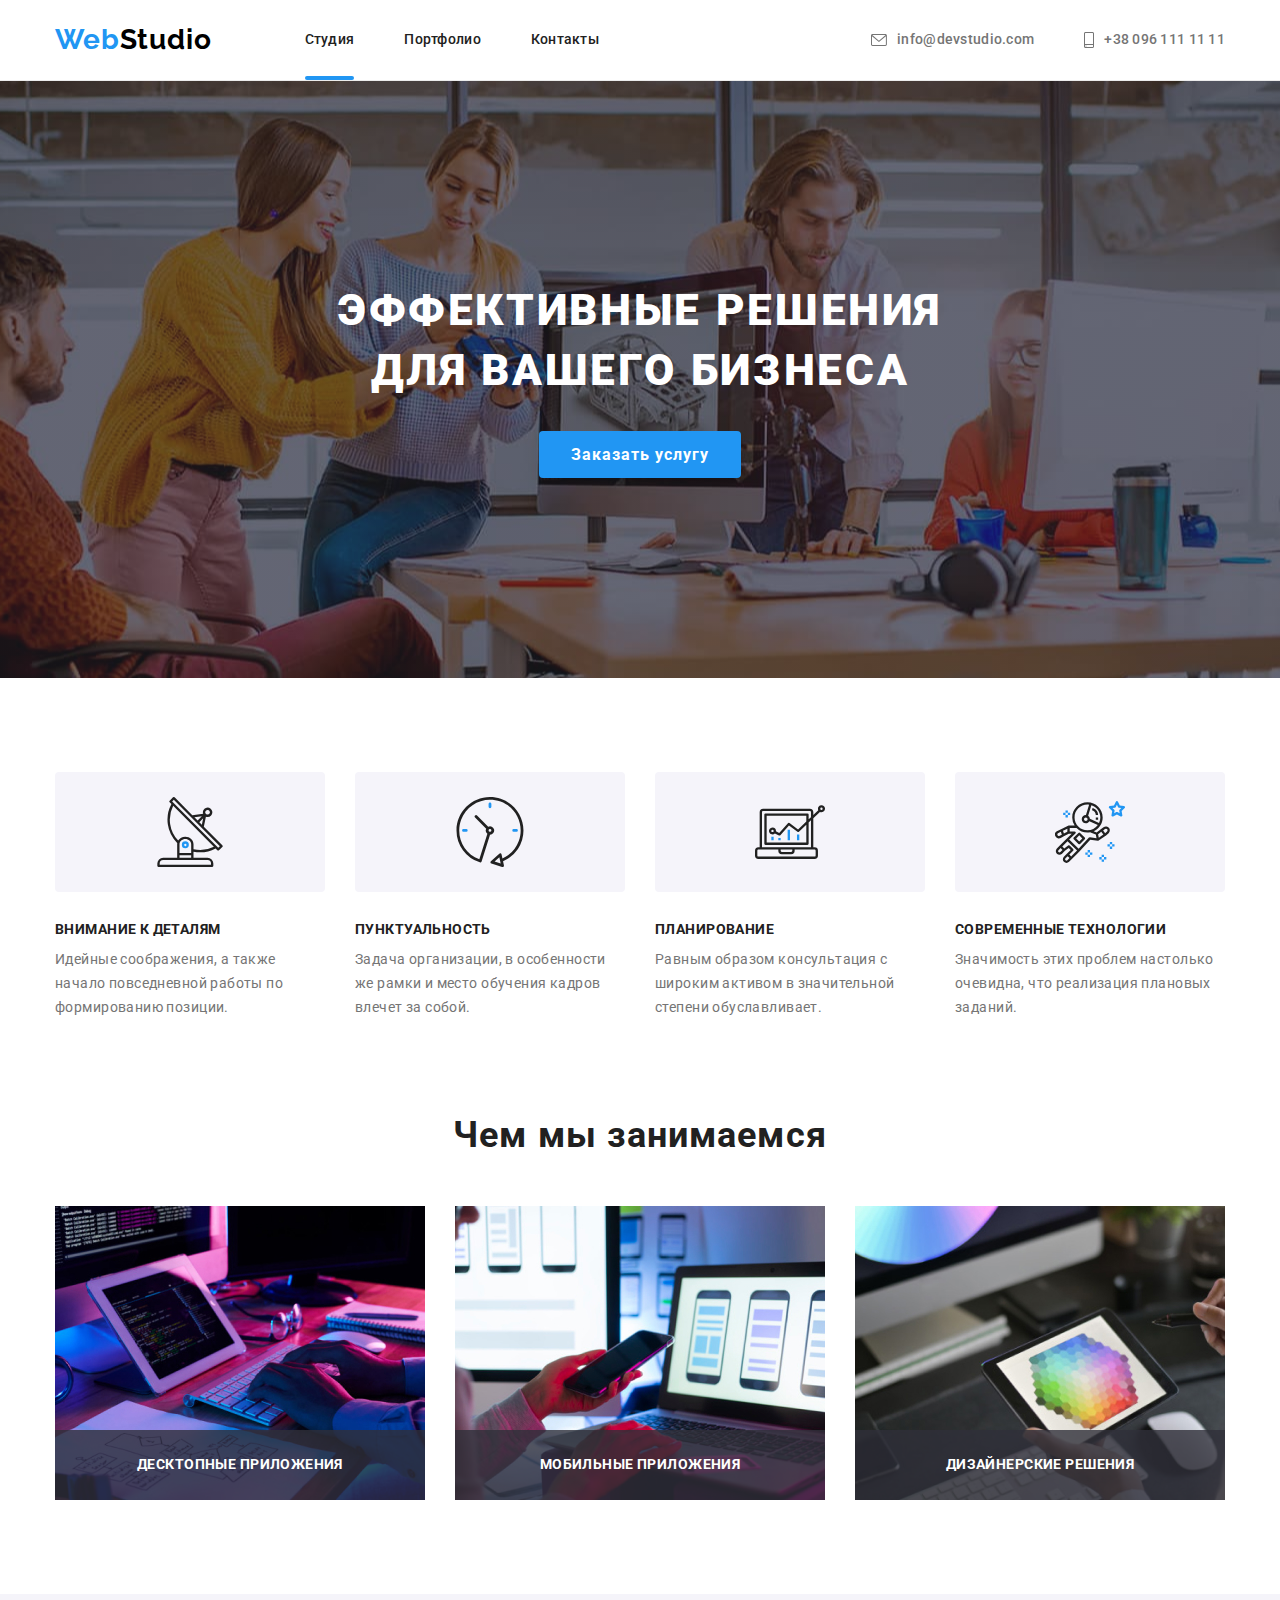
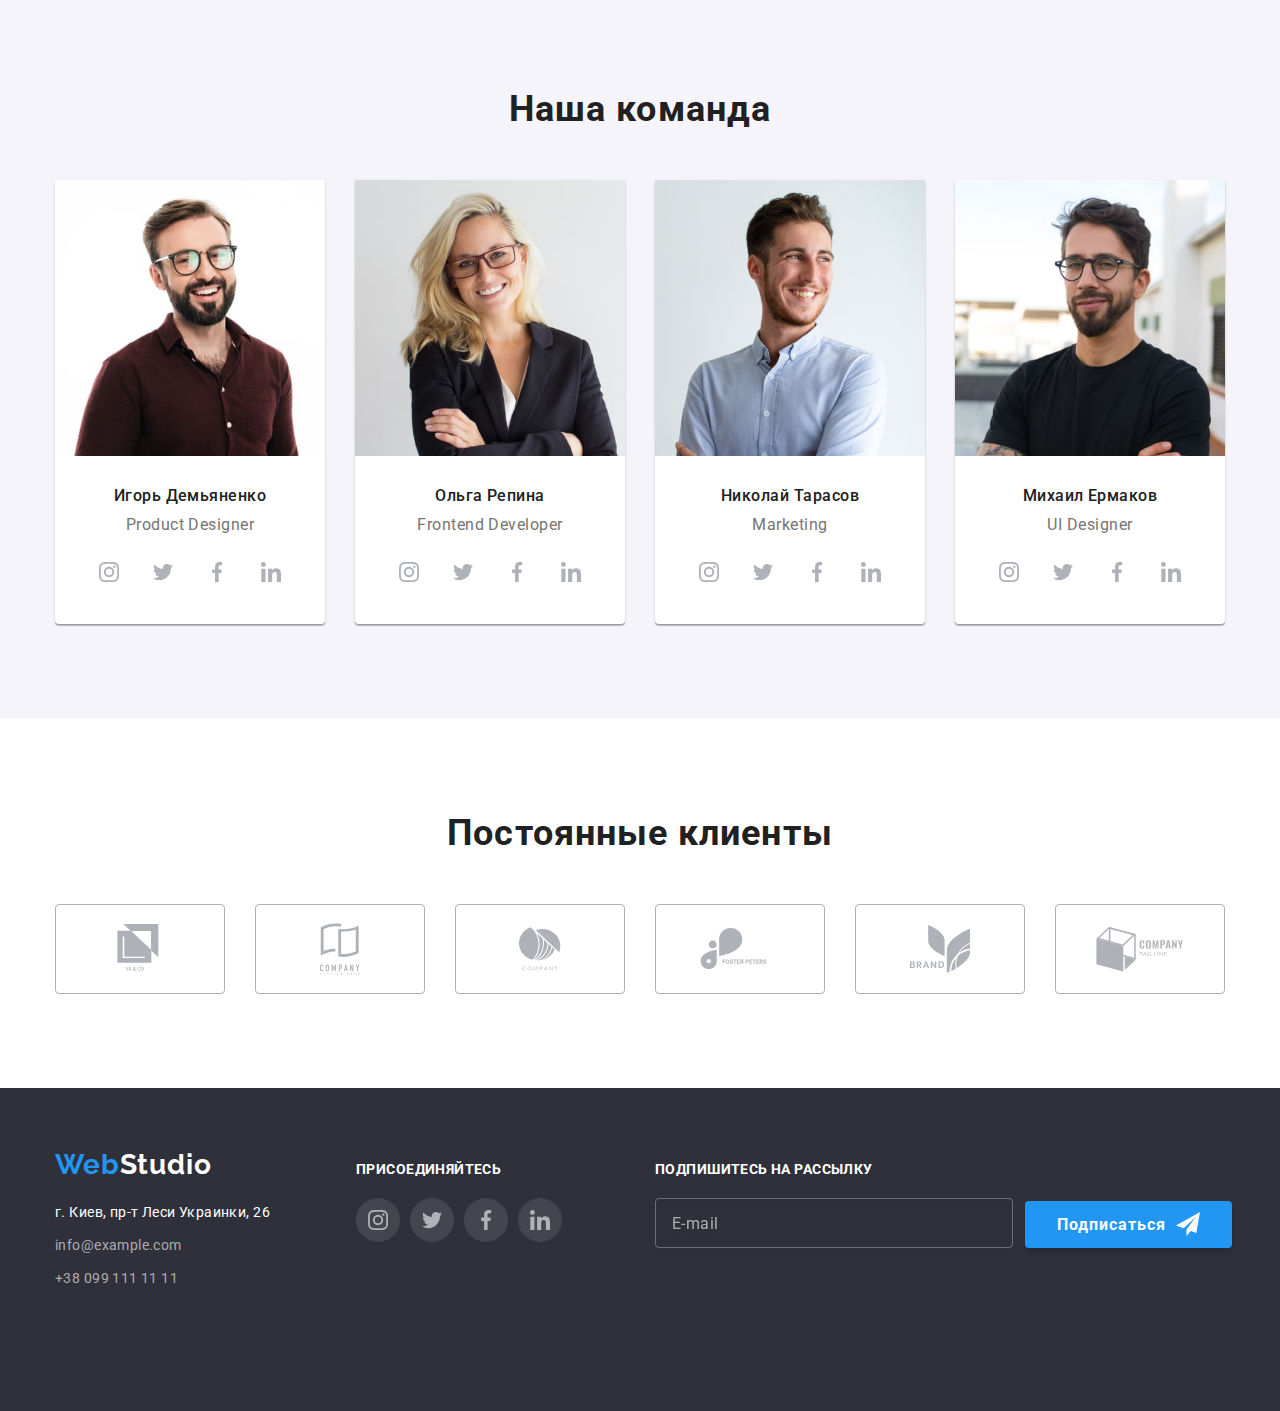
<file: index.html>
<!DOCTYPE html>
<html lang="ru" class="html">
  <head>
    <meta charset="UTF-8" />
    <meta name="viewport" content="width=device-width, initial-scale=1.0" />
    <meta http-equiv="X-UA-Compatible" content="IE=Edge" />
    <title>Webstudio</title>
    <link
      href="https://fonts.googleapis.com/css2?family=Raleway:wght@700&family=Roboto:wght@400;500;700;900&display=swap"
      rel="stylesheet"
    />
    <link rel="stylesheet" href="./css/main.min.css" />
  </head>
  <body>
    <header class="header">
      <div class="container">
        <a class="logo logo--dark" href="./index.html"
          ><span class="logo__web">Web</span>Studio</a
        >
        <button
          type="button"
          class="menu-button"
          data-menu-button
          aria-expanded="false"
          aria-label="Переключатель мобильного меню"
          aria-controls="menu-container"
        >
          <svg height="40px">
            <use
              class="icon-menu"
              href="./images/symbol-defs.svg#icon-menu_burger"
            ></use>
            <use
              class="icon-cross"
              href="./images/symbol-defs.svg#icon-close_nav"
            ></use>
          </svg>
        </button>
        <div class="menu-container" id="menu-container" data-menu>
          <nav class="nav">
            <ul class="list nav__list">
              <li class="nav__item">
                <a class="link nav__link current" href="./index.html">Студия</a>
              </li>
              <li class="nav__item">
                <a class="link nav__link" href="./portfolio.html">Портфолио</a>
              </li>
              <li class="nav__item">
                <a class="link nav__link" href="">Контакты</a>
              </li>
            </ul>
          </nav>
          <ul class="list contacts">
            <li class="contacts__item">
              <a
                class="link contacts__link flexbox"
                href="mailto:info@devstudio.com"
                ><svg class="contacts__icon" width="16px" height="12px">
                  <use href="./images/symbol-defs.svg#icon-envelope"></use></svg
                >info@devstudio.com</a
              >
            </li>
            <li class="contacts__item">
              <a class="link contacts__link flexbox" href="tel:+380961111111">
                <svg class="contacts__icon" width="10px" height="16px">
                  <use
                    href="./images/symbol-defs.svg#icon-smartphone"
                  ></use></svg
                >+38 096 111 11 11</a
              >
            </li>
          </ul>
        </div>
      </div>
    </header>
    <main>
      <section class="hero">
        <div class="hero__block flexbox">
          <h1 class="hero__title">Эффективные решения для вашего бизнеса</h1>
          <button data-open-modal class="btn" type="button">
            Заказать услугу
          </button>
        </div>
      </section>
      <section class="features">
        <h2 class="visually-hidden">Особенности</h2>
        <div class="container">
          <ul class="list features__list">
            <li class="features__item">
              <div class="features__icon-bcg flexbox">
                <svg class="features__icon">
                  <use href="./images/symbol-defs.svg#icon-antenna"></use>
                </svg>
              </div>
              <h3 class="features__title">Внимание к деталям</h3>
              <p class="features__text">
                Идейные соображения, а также начало повседневной работы по
                формированию позиции.
              </p>
            </li>
            <li class="features__item">
              <div class="features__icon-bcg flexbox">
                <svg class="features__icon">
                  <use href="./images/symbol-defs.svg#icon-clock"></use>
                </svg>
              </div>
              <h3 class="features__title">Пунктуальность</h3>
              <p class="features__text">
                Задача организации, в особенности же рамки и место обучения
                кадров влечет за собой.
              </p>
            </li>
            <li class="features__item">
              <div class="features__icon-bcg flexbox">
                <svg class="features__icon">
                  <use href="./images/symbol-defs.svg#icon-diagram"></use>
                </svg>
              </div>
              <h3 class="features__title">Планирование</h3>
              <p class="features__text">
                Равным образом консультация с широким активом в значительной
                степени обуславливает.
              </p>
            </li>
            <li class="features__item">
              <div class="features__icon-bcg flexbox">
                <svg class="features__icon">
                  <use href="./images/symbol-defs.svg#icon-astronaut"></use>
                </svg>
              </div>
              <h3 class="features__title">Современные технологии</h3>
              <p class="features__text">
                Значимость этих проблем настолько очевидна, что реализация
                плановых заданий.
              </p>
            </li>
          </ul>
        </div>
      </section>
      <section class="services">
        <div class="container">
          <h2 class="services__title">Чем мы занимаемся</h2>
          <ul class="list flexbox">
            <li class="services__item">
              <div class="services__thumb">
                <img
                  src="./images/what_we_do/desktop_application.jpg"
                  srcset="
                    ./images/what_we_do/desktop_application@2x.jpg 2x,
                    ./images/what_we_do/desktop_application@3x.jpg 3x
                  "
                  alt="Рабочее место программиста"
                  width="370"
                  height="294"
                />
                <h3 class="services__label">Десктопные приложения</h3>
              </div>
            </li>
            <li class="services__item">
              <div class="services__thumb">
                <img
                  src="./images/what_we_do/mobile_app.jpg"
                  srcset="
                    ./images/what_we_do/mobile_app@2x.jpg 2x,
                    ./images/what_we_do/mobile_app@3x.jpg 3x
                  "
                  alt="На ноутбуке изображены макеты адаптивной верстки"
                  width="370"
                  height="294"
                />
                <h3 class="services__label">Мобильные приложения</h3>
              </div>
            </li>
            <li class="services__item">
              <div class="services__thumb">
                <img
                  src="./images/what_we_do/design.jpg"
                  srcset="
                    ./images/what_we_do/design@2x.jpg 2x,
                    ./images/what_we_do/design@3x.jpg 3x
                  "
                  alt="Изображение цветовой гаммы на планшете"
                  width="370"
                  height="294"
                />
                <h3 class="services__label">Дизайнерские решения</h3>
              </div>
            </li>
          </ul>
        </div>
      </section>
      <section class="team">
        <div class="container">
          <h2 class="team__title">Наша команда</h2>
          <ul class="list team__list">
            <li class="team__item">
              <img
                src="./images/team/demyanenko.jpg"
                srcset="
                  ./images/team/demyanenko@2x.jpg 2x,
                  ./images/team/demyanenko@3x.jpg 3x
                "
                alt="Мужчина в бордовой рубашке"
                width="450"
              />
              <div class="team__content">
                <h3 class="team__name">Игорь Демьяненко</h3>
                <p class="team__position">Product Designer</p>
                <ul class="social-list list flexbox">
                  <li class="social-list__item">
                    <a
                      href=""
                      class="social-list__link flexbox"
                      target="_blank"
                      aria-label="Ссылка на инстаграм"
                    >
                      <svg class="social-list__icon">
                        <use
                          href="./images/symbol-defs.svg#icon-instagram"
                        ></use>
                      </svg>
                    </a>
                  </li>
                  <li class="social-list__item">
                    <a
                      href=""
                      class="social-list__link flexbox"
                      target="_blank"
                      aria-label="Ссылка на твиттер"
                    >
                      <svg class="social-list__icon">
                        <use href="./images/symbol-defs.svg#icon-twitter"></use>
                      </svg>
                    </a>
                  </li>
                  <li class="social-list__item">
                    <a
                      href=""
                      class="social-list__link flexbox"
                      target="_blank"
                      aria-label="Ссылка на фейсбук"
                    >
                      <svg class="social-list__icon">
                        <use
                          href="./images/symbol-defs.svg#icon-facebook"
                        ></use>
                      </svg>
                    </a>
                  </li>
                  <li class="social-list__item">
                    <a
                      href=""
                      class="social-list__link flexbox"
                      target="_blank"
                      aria-label="Ссылка на линкедин"
                    >
                      <svg class="social-list__icon">
                        <use
                          href="./images/symbol-defs.svg#icon-linkedin"
                        ></use>
                      </svg>
                    </a>
                  </li>
                </ul>
              </div>
            </li>
            <li class="team__item">
              <img
                src="./images/team/repina.jpg"
                srcset="
                  ./images/team/repina@2x.jpg 2x,
                  ./images/team/repina@3x.jpg 3x
                "
                alt="Светловолосая женщина в пиджаке"
                width="450"
              />
              <div class="team__content">
                <h3 class="team__name">Ольга Репина</h3>
                <p class="team__position">Frontend Developer</p>
                <ul class="social-list list flexbox">
                  <li class="social-list__item">
                    <a
                      href=""
                      class="social-list__link flexbox"
                      target="_blank"
                      aria-label="Ссылка на инстаграм"
                    >
                      <svg class="social-list__icon">
                        <use
                          href="./images/symbol-defs.svg#icon-instagram"
                        ></use>
                      </svg>
                    </a>
                  </li>
                  <li class="social-list__item">
                    <a
                      href=""
                      class="social-list__link flexbox"
                      target="_blank"
                      aria-label="Ссылка на твиттер"
                    >
                      <svg class="social-list__icon">
                        <use href="./images/symbol-defs.svg#icon-twitter"></use>
                      </svg>
                    </a>
                  </li>
                  <li class="social-list__item">
                    <a
                      href=""
                      class="social-list__link flexbox"
                      target="_blank"
                      aria-label="Ссылка на фейсбук"
                    >
                      <svg class="social-list__icon">
                        <use
                          href="./images/symbol-defs.svg#icon-facebook"
                        ></use>
                      </svg>
                    </a>
                  </li>
                  <li class="social-list__item">
                    <a
                      href=""
                      class="social-list__link flexbox"
                      target="_blank"
                      aria-label="Ссылка на линкедин"
                    >
                      <svg class="social-list__icon">
                        <use
                          href="./images/symbol-defs.svg#icon-linkedin"
                        ></use>
                      </svg>
                    </a>
                  </li>
                </ul>
              </div>
            </li>
            <li class="team__item">
              <img
                src="./images/team/tarasov.jpg"
                srcset="
                  ./images/team/tarasov@2x.jpg 2x,
                  ./images/team/tarasov@3x.jpg 3x
                "
                alt="Мужчина в светлой рубашке"
                width="450"
              />
              <div class="team__content">
                <h3 class="team__name">Николай Тарасов</h3>
                <p class="team__position">Marketing</p>
                <ul class="social-list list flexbox">
                  <li class="social-list__item">
                    <a
                      href=""
                      class="social-list__link flexbox"
                      target="_blank"
                      aria-label="Ссылка на инстаграм"
                    >
                      <svg class="social-list__icon">
                        <use
                          href="./images/symbol-defs.svg#icon-instagram"
                        ></use>
                      </svg>
                    </a>
                  </li>
                  <li class="social-list__item">
                    <a
                      href=""
                      class="social-list__link flexbox"
                      target="_blank"
                      aria-label="Ссылка на твиттер"
                    >
                      <svg class="social-list__icon">
                        <use href="./images/symbol-defs.svg#icon-twitter"></use>
                      </svg>
                    </a>
                  </li>
                  <li class="social-list__item">
                    <a
                      href=""
                      class="social-list__link flexbox"
                      target="_blank"
                      aria-label="Ссылка на фейсбук"
                    >
                      <svg class="social-list__icon">
                        <use
                          href="./images/symbol-defs.svg#icon-facebook"
                        ></use>
                      </svg>
                    </a>
                  </li>
                  <li class="social-list__item">
                    <a
                      href=""
                      class="social-list__link flexbox"
                      target="_blank"
                      aria-label="Ссылка на линкедин"
                    >
                      <svg class="social-list__icon">
                        <use
                          href="./images/symbol-defs.svg#icon-linkedin"
                        ></use>
                      </svg>
                    </a>
                  </li>
                </ul>
              </div>
            </li>
            <li class="team__item">
              <img
                src="./images/team/ermakov.jpg"
                alt="Мужчина в черной футболке"
                srcset="
                  ./images/team/ermakov.jpg    1x,
                  ./images/team/ermakov@2x.jpg 2x,
                  ./images/team/ermakov@3x.jpg 3x
                "
                width="450"
              />
              <div class="team__content">
                <h3 class="team__name">Михаил Ермаков</h3>
                <p class="team__position">UI Designer</p>
                <ul class="social-list list flexbox">
                  <li class="social-list__item">
                    <a
                      href=""
                      class="social-list__link flexbox"
                      target="_blank"
                      aria-label="Ссылка на инстаграм"
                    >
                      <svg class="social-list__icon">
                        <use
                          href="./images/symbol-defs.svg#icon-instagram"
                        ></use>
                      </svg>
                    </a>
                  </li>
                  <li class="social-list__item">
                    <a
                      href=""
                      class="social-list__link flexbox"
                      target="_blank"
                      aria-label="Ссылка на твиттер"
                    >
                      <svg class="social-list__icon">
                        <use href="./images/symbol-defs.svg#icon-twitter"></use>
                      </svg>
                    </a>
                  </li>
                  <li class="social-list__item">
                    <a
                      href=""
                      class="social-list__link flexbox"
                      target="_blank"
                      aria-label="Ссылка на фейсбук"
                    >
                      <svg class="social-list__icon">
                        <use
                          href="./images/symbol-defs.svg#icon-facebook"
                        ></use>
                      </svg>
                    </a>
                  </li>
                  <li class="social-list__item">
                    <a
                      href=""
                      class="social-list__link flexbox"
                      target="_blank"
                      aria-label="Ссылка на линкедин"
                    >
                      <svg class="social-list__icon">
                        <use
                          href="./images/symbol-defs.svg#icon-linkedin"
                        ></use>
                      </svg>
                    </a>
                  </li>
                </ul>
              </div>
            </li>
          </ul>
        </div>
      </section>
      <section class="clients">
        <div class="container">
          <h2 class="clients__title">Постоянные клиенты</h2>
          <ul class="list clients__list">
            <li class="clients__item">
              <a href="" class="clients__link flexbox" target="_blank">
                <svg class="clients__icon" width="46" height="50">
                  <use href="./images/symbol-defs.svg#icon-client-1"></use>
                </svg>
              </a>
            </li>
            <li class="clients__item">
              <a href="" class="clients__link flexbox" target="_blank">
                <svg class="clients__icon" width="40" height="52">
                  <use href="./images/symbol-defs.svg#icon-client-2"></use>
                </svg>
              </a>
            </li>
            <li class="clients__item">
              <a href="" class="clients__link flexbox" target="_blank">
                <svg class="clients__icon" width="42" height="44">
                  <use href="./images/symbol-defs.svg#icon-client-3"></use>
                </svg>
              </a>
            </li>
            <li class="clients__item">
              <a href="" class="clients__link flexbox" target="_blank">
                <svg class="clients__icon" width="80" height="42">
                  <use href="./images/symbol-defs.svg#icon-client-4"></use>
                </svg>
              </a>
            </li>
            <li class="clients__item">
              <a href="" class="clients__link flexbox" target="_blank">
                <svg class="clients__icon" width="60" height="48">
                  <use href="./images/symbol-defs.svg#icon-client-5"></use>
                </svg>
              </a>
            </li>
            <li class="clients__item">
              <a href="" class="clients__link flexbox" target="_blank">
                <svg class="clients__icon" width="88" height="45">
                  <use href="./images/symbol-defs.svg#icon-client-6"></use>
                </svg>
              </a>
            </li>
          </ul>
        </div>
      </section>
    </main>
    <footer class="footer">
      <div class="container">
        <div class="wrapper-address">
          <a class="logo logo--light" href="./index.html"
            ><span class="logo__web">Web</span>Studio</a
          >
          <address class="address">
            <p class="address__text address__item">
              г. Киев, пр-т Леси Украинки, 26
            </p>
            <a
              class="link address__contacts address__item"
              href="mailto:info@example.com"
              >info@example.com</a
            >
            <a
              class="link address__contacts address__item"
              href="tel:+380991111111"
              >+38 099 111 11 11</a
            >
          </address>
        </div>
        <div class="join">
          <b class="join__text">присоединяйтесь</b>
          <ul class="list flexbox social-list">
            <li class="social-list__item">
              <a
                href=""
                class="social-list__link social-list__link--dark flexbox"
                target="_blank"
                aria-label="Ccылка на инстаграм"
              >
                <svg class="social-list__icon">
                  <use href="./images/symbol-defs.svg#icon-instagram"></use>
                </svg>
              </a>
            </li>
            <li class="social-list__item">
              <a
                href=""
                class="social-list__link social-list__link--dark flexbox"
                target="_blank"
                aria-label="Ссылка на твиттер"
              >
                <svg class="social-list__icon">
                  <use href="./images/symbol-defs.svg#icon-twitter"></use>
                </svg>
              </a>
            </li>
            <li class="social-list__item">
              <a
                href=""
                class="social-list__link social-list__link--dark flexbox"
                target="_blank"
                aria-label="Ссылка на фейсбук"
              >
                <svg class="social-list__icon">
                  <use href="./images/symbol-defs.svg#icon-facebook"></use>
                </svg>
              </a>
            </li>
            <li class="social-list__item">
              <a
                href=""
                class="social-list__link social-list__link--dark flexbox"
                target="_blank"
                aria-label="Ссылка на линкедин"
              >
                <svg class="social-list__icon">
                  <use href="./images/symbol-defs.svg#icon-linkedin"></use>
                </svg>
              </a>
            </li>
          </ul>
        </div>

        <form class="mailing-form" id="footer-contacts">
          <div class="mailing-form__wrappar">
            <b class="mailing-form__title">Подпишитесь на рассылку</b>
            <input
              type="email"
              class="mailing-form__input"
              name="mailing"
              placeholder="E-mail"
            />
          </div>
          <button type="submit" class="btn">
            Подписаться
            <svg class="follow-icon" width="24" height="24">
              <use href="./images/symbol-defs.svg#icon-plane-send"></use>
            </svg>
          </button>
        </form>
      </div>
    </footer>
    <div class="backdrop is-hidden" data-backdrop>
      <div class="modal-w">
        <button
          class="close-modal"
          data-close-modal
          type="button"
          aria-label="Закрыть"
        >
          <svg class="close-icon" width="18" height="18">
            <use href="./images/symbol-defs.svg#icon-close-modal"></use>
          </svg>
        </button>
        <form class="modal-content flexbox" id="user-data-modal">
          <b class="modal-header">Оставьте свои данные, мы вам перезвоним</b>
          <label class="modal-label" for="name">Имя</label>
          <div class="input-wrapper">
            <input
              class="input"
              type="text"
              placeholder=" "
              pattern="^[А-Яа-яЁё\sa-zA-Z]+$"
              id="name"
              name="name"
              required
            />
            <svg class="modal-icon">
              <use href="./images/symbol-defs.svg#icon-person"></use>
            </svg>
          </div>
          <label class="modal-label" for="tel">Телефон</label>
          <div class="input-wrapper">
            <input
              class="input"
              type="tel"
              pattern="[0-9]{5,10}"
              placeholder=" "
              id="tel"
              name="telephone"
              required
            />
            <svg class="modal-icon">
              <use href="./images/symbol-defs.svg#icon-phone"></use>
            </svg>
          </div>
          <label class="modal-label" for="email">Почта</label>
          <div class="input-wrapper">
            <input
              class="input"
              type="email"
              placeholder=" "
              id="email"
              name="email"
              required
            />
            <svg class="modal-icon">
              <use href="./images/symbol-defs.svg#icon-email-modal"></use>
            </svg>
          </div>
          <label class="modal-label" for="comment">Комментарий</label>
          <textarea
            class="textarea"
            name="comment"
            id="comment"
            placeholder="Введите текст"
          ></textarea>
          <label class="user-agreement-wrapper">
            <input
              type="checkbox"
              name="user-agreement"
              class="checkbox-agreement visually-hidden"
            />
            <span class="user-agreement">
              Соглашаюсь с рассылкой и принимаю
              <a class="agreement-conditions" href="">Условия договора</a></span
            >
          </label>
          <button class="btn" type="submit">Отправить</button>
        </form>
      </div>
    </div>
    <script src="./js/menu.js"></script>
    <script src="./js/modal.js"></script>
    <script>
      const { height: pageHeaderHeight } = document
        .querySelector(".header")
        .getBoundingClientRect();

      document.body.style.paddingTop = `${pageHeaderHeight}px`;
    </script>
  </body>
</html>
</file>
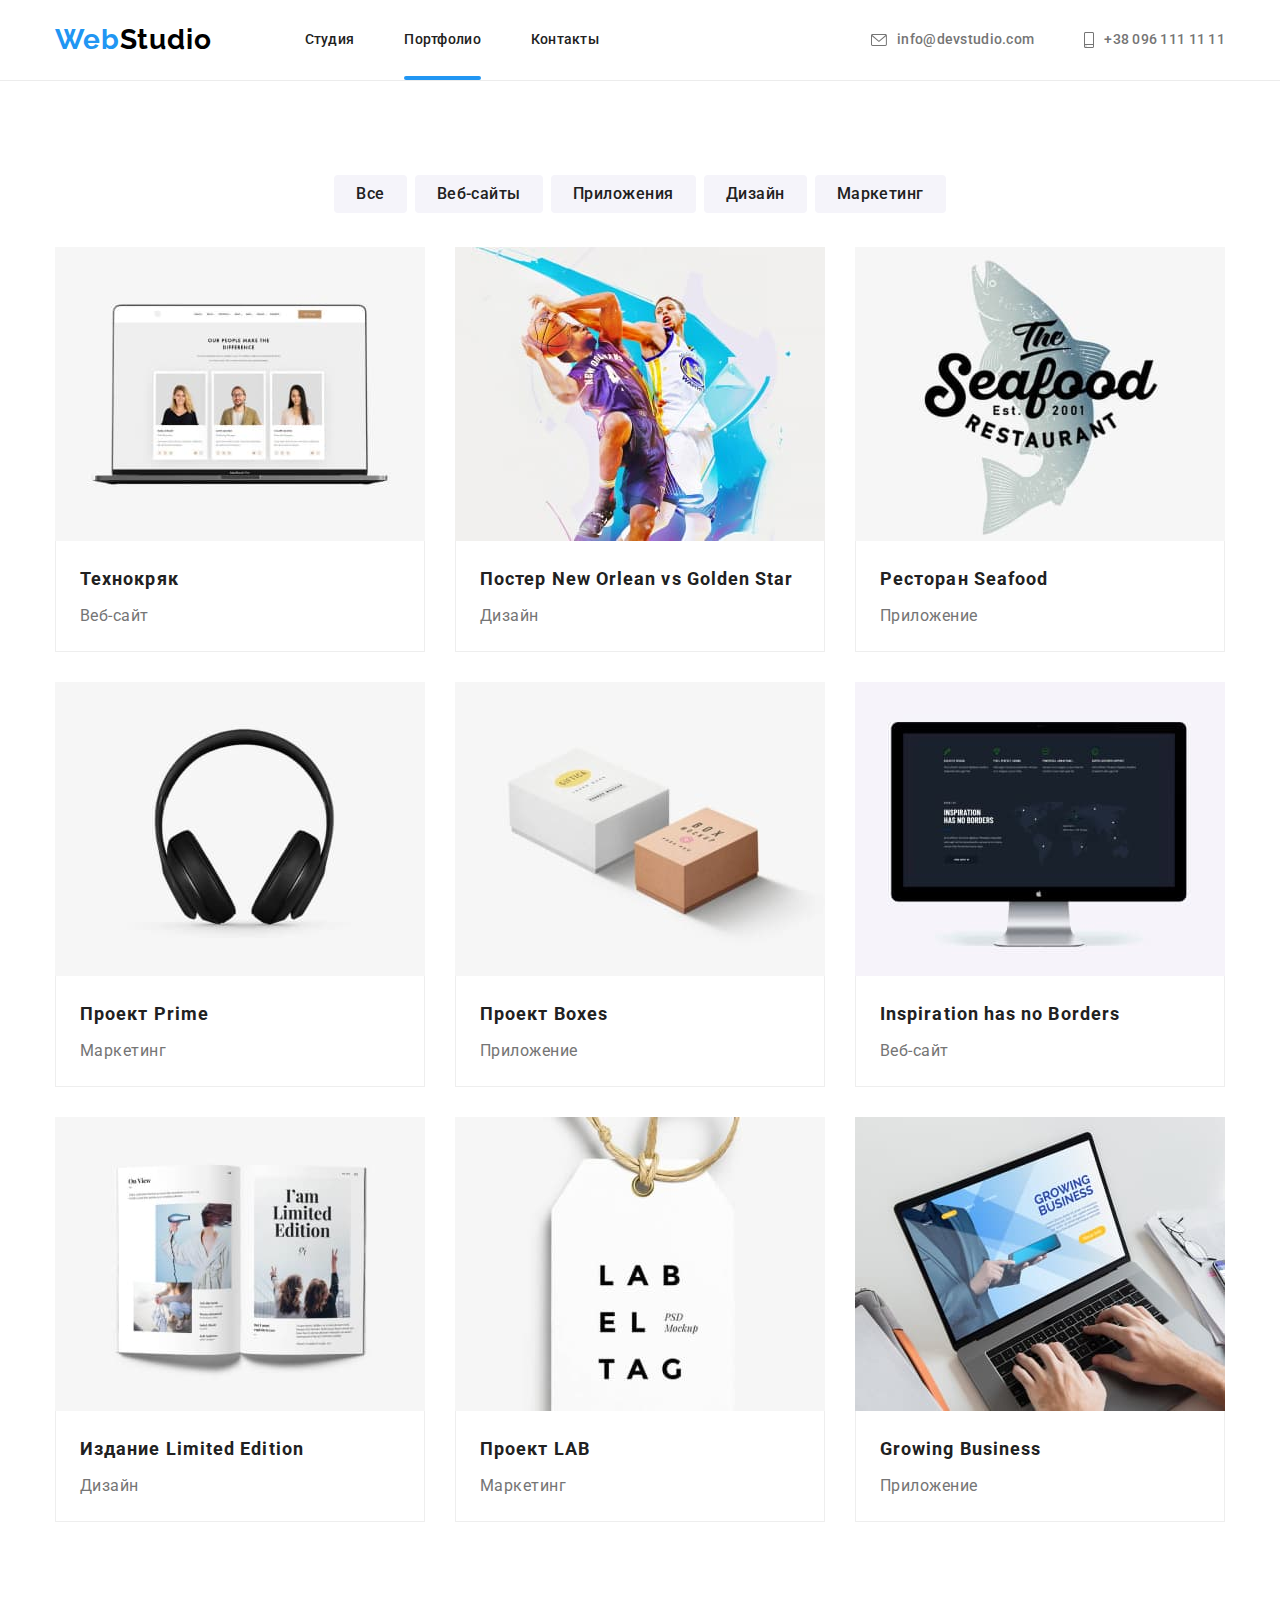
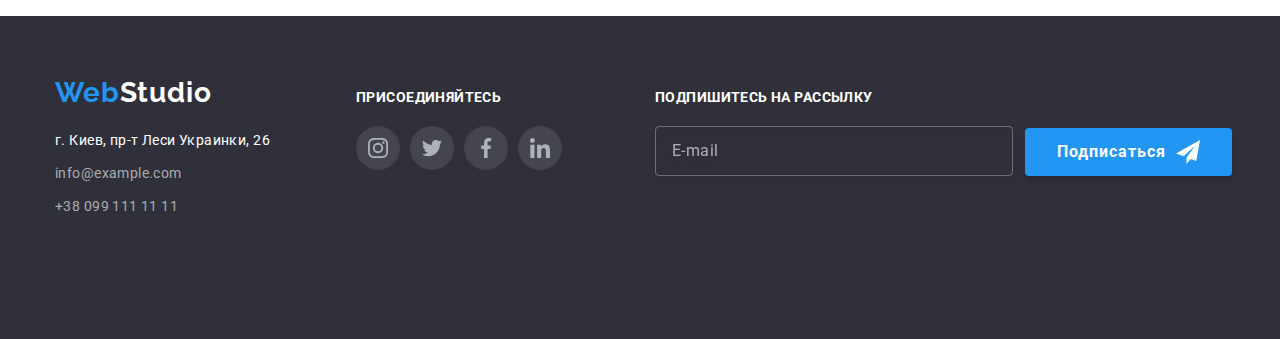
<file: portfolio.html>
<!DOCTYPE html>
<html lang="en" class="html">
  <head>
    <meta charset="UTF-8" />
    <meta name="viewport" content="width=device-width, initial-scale=1.0" />
    <meta http-equiv="X-UA-Compatible" content="IE=Edge" />
    <title>Portfolio</title>
    <link
      href="https://fonts.googleapis.com/css2?family=Raleway:wght@700&family=Roboto:wght@400;500;700;900&display=swap"
      rel="stylesheet"
    />
    <link rel="stylesheet" href="./css/portfolio.min.css" />
  </head>
  <body>
    <header class="header">
      <div class="container">
        <a class="logo logo--dark" href="./index.html"
          ><span class="logo__web">Web</span>Studio</a
        >
        <button
          type="button"
          class="menu-button"
          data-menu-button
          aria-expanded="false"
          aria-label="Переключатель мобильного меню"
          aria-controls="menu-container"
        >
          <svg height="40px">
            <use
              class="icon-menu"
              href="./images/symbol-defs.svg#icon-menu_burger"
            ></use>
            <use
              class="icon-cross"
              href="./images/symbol-defs.svg#icon-close_nav"
            ></use>
          </svg>
        </button>
        <div class="menu-container" id="menu-container" data-menu>
          <nav class="nav">
            <ul class="list nav__list">
              <li class="nav__item">
                <a class="link nav__link" href="./index.html">Студия</a>
              </li>
              <li class="nav__item">
                <a class="link nav__link current" href="./portfolio.html"
                  >Портфолио</a
                >
              </li>
              <li class="nav__item">
                <a class="link nav__link" href="">Контакты</a>
              </li>
            </ul>
          </nav>
          <ul class="list contacts">
            <li class="contacts__item">
              <a
                class="link contacts__link flexbox"
                href="mailto:info@devstudio.com"
                ><svg class="contacts__icon" width="16px" height="12px">
                  <use href="./images/symbol-defs.svg#icon-envelope"></use></svg
                >info@devstudio.com</a
              >
            </li>
            <li class="contacts__item">
              <a class="link contacts__link flexbox" href="tel:+380961111111">
                <svg class="contacts__icon" width="10px" height="16px">
                  <use
                    href="./images/symbol-defs.svg#icon-smartphone"
                  ></use></svg
                >+38 096 111 11 11</a
              >
            </li>
          </ul>
        </div>
      </div>
    </header>
    <main>
      <div class="container filter-btns">
        <h1 class="visually-hidden">Портфолио</h1>
        <ul class="list filter-btns__list">
          <!-- Далее исправить на радио-кнопки -->
          <li class="filter-btns__item">
            <button class="filter-btns__btn" type="button">Все</button>
          </li>
          <li class="filter-btns__item">
            <button class="filter-btns__btn" type="button">Веб-сайты</button>
          </li>
          <li class="filter-btns__item">
            <button class="filter-btns__btn" type="button">Приложения</button>
          </li>
          <li class="filter-btns__item">
            <button class="filter-btns__btn" type="button">Дизайн</button>
          </li>
          <li class="filter-btns__item">
            <button class="filter-btns__btn" type="button">Маркетинг</button>
          </li>
        </ul>
      </div>
      <div class="container portfolio">
        <ul class="list portfolio__list">
          <li class="portfolio__card">
            <a class="portfolio__link link" href="">
              <div class="portfolio__thumb">
                <picture>
                  <source
                    srcset="
                      ./images/portfolio_desktop/technokryak.jpg    1x,
                      ./images/portfolio_desktop/technokryak@2x.jpg 2x,
                      ./images/portfolio_desktop/technokryak@3x.jpg 3x
                    "
                    media="(min-width: 1200px)" />
                  <source
                    srcset="
                      ./images/portfolio_tablet/technokryak.jpg    1x,
                      ./images/portfolio_tablet/technokryak@2x.jpg 2x,
                      ./images/portfolio_tablet/technokryak@3x.jpg 3x
                    "
                    media="(min-width: 768px)" />
                  <source
                    srcset="
                      ./images/portfolio_mobile/technokryak.jpg    1x,
                      ./images/portfolio_mobile/technokryak@2x.jpg 2x,
                      ./images/portfolio_mobile/technokryak@3x.jpg 3x
                    "
                    media="(max-width: 767px)" />
                  <img
                    src="./images/portfolio_mobile/technokryak.jpg"
                    alt="На ноутбуке открыт веб-сайт"
                    width="450"
                /></picture>

                <p class="portfolio__overlay">
                  Технокряк это современная площадка распространения
                  коронавируса. Компании используют эту платформу для цифрового
                  шпионажа и атак на защищённые сервера конкурентов.
                </p>
              </div>
              <div class="portfolio__content">
                <h2 class="portfolio__name">Технокряк</h2>
                <p class="portfolio__service">Веб-сайт</p>
              </div>
            </a>
          </li>
          <li class="portfolio__card">
            <a class="link portfolio__link" href="">
              <div class="portfolio__thumb">
                <picture>
                  <source
                    srcset="
                      ./images/portfolio_desktop/new_orlean.jpg    1x,
                      ./images/portfolio_desktop/new_orlean@2x.jpg 2x,
                      ./images/portfolio_desktop/new_orlean@3x.jpg 3x
                    "
                    media="(min-width: 1200px)"
                  />
                  <source
                    srcset="
                      ./images/portfolio_tablet/new_orlean.jpg    1x,
                      ./images/portfolio_tablet/new_orlean@2x.jpg 2x,
                      ./images/portfolio_tablet/new_orlean@3x.jpg 3x
                    "
                    media="(min-width: 768px)"
                  />
                  <source
                    srcset="
                      ./images/portfolio_mobile/new_orlean.jpg    1x,
                      ./images/portfolio_mobile/new_orlean@2x.jpg 2x,
                      ./images/portfolio_mobile/new_orlean@3x.jpg 3x
                    "
                    media="(max-width: 767px)"
                  />
                  <img
                    src="./images/portfolio_mobile/new_orlean.jpg"
                    alt="Два баскетболиста в схватке за мяч"
                    width="450"
                  />
                </picture>

                <p class="portfolio__overlay">
                  Технокряк это современная площадка распространения
                  коронавируса. Компании используют эту платформу для цифрового
                  шпионажа и атак на защищённые сервера конкурентов.
                </p>
              </div>
              <div class="portfolio__content">
                <h2 class="portfolio__name">
                  Постер New Orlean vs Golden Star
                </h2>
                <p class="portfolio__service">Дизайн</p>
              </div></a
            >
          </li>
          <li class="portfolio__card">
            <a class="link portfolio__link" href="">
              <div class="portfolio__thumb">
                <picture>
                  <source
                    srcset="
                      ./images/portfolio_desktop/seafood.jpg    1x,
                      ./images/portfolio_desktop/seafood@2x.jpg 2x,
                      ./images/portfolio_desktop/seafood@3x.jpg 3x
                    "
                    media="(min-width: 1200px)"
                  />
                  <source
                    srcset="
                      ./images/portfolio_tablet/seafood.jpg    1x,
                      ./images/portfolio_tablet/seafood@2x.jpg 2x,
                      ./images/portfolio_tablet/seafood@3x.jpg 3x
                    "
                    media="(min-width: 768px)"
                  />
                  <source
                    srcset="
                      ./images/portfolio_mobile/seafood.jpg    1x,
                      ./images/portfolio_mobile/seafood@2x.jpg 2x,
                      ./images/portfolio_mobile/seafood@3x.jpg 3x
                    "
                    media="(max-width: 767px)"
                  />
                  <img
                    src="./images/portfolio_mobile/seafood.jpg"
                    alt="Логотип ресторана с рыбой на заднем фоне"
                    width="450"
                  />
                </picture>

                <p class="portfolio__overlay">
                  Технокряк это современная площадка распространения
                  коронавируса. Компании используют эту платформу для цифрового
                  шпионажа и атак на защищённые сервера конкурентов.
                </p>
              </div>

              <div class="portfolio__content">
                <h2 class="portfolio__name">Ресторан Seafood</h2>
                <p class="portfolio__service">Приложение</p>
              </div></a
            >
          </li>
          <li class="portfolio__card">
            <a class="link portfolio__link" href="">
              <div class="portfolio__thumb">
                <picture>
                  <source
                    srcset="
                      ./images/portfolio_desktop/prime.jpg    1x,
                      ./images/portfolio_desktop/prime@2x.jpg 2x,
                      ./images/portfolio_desktop/prime@3x.jpg 3x
                    "
                    media="(min-width: 1200px)" />
                  <source
                    srcset="
                      ./images/portfolio_tablet/prime.jpg    1x,
                      ./images/portfolio_tablet/prime@2x.jpg 2x,
                      ./images/portfolio_tablet/prime@3x.jpg 3x
                    "
                    media="(min-width: 768px)" />
                  <source
                    srcset="
                      ./images/portfolio_mobile/prime.jpg    1x,
                      ./images/portfolio_mobile/prime@2x.jpg 2x,
                      ./images/portfolio_mobile/prime@3x.jpg 3x
                    "
                    media="(max-width: 767px)" />
                  <img
                    src="./images/portfolio_mobile/prime.jpg"
                    alt="Наушники"
                    width="370"
                    height="294"
                /></picture>

                <p class="portfolio__overlay">
                  Технокряк это современная площадка распространения
                  коронавируса. Компании используют эту платформу для цифрового
                  шпионажа и атак на защищённые сервера конкурентов.
                </p>
              </div>
              <div class="portfolio__content">
                <h2 class="portfolio__name">Проект Prime</h2>
                <p class="portfolio__service">Маркетинг</p>
              </div></a
            >
          </li>
          <li class="portfolio__card">
            <a class="link portfolio__link" href="">
              <div class="portfolio__thumb">
                <picture>
                  <source
                    srcset="
                      ./images/portfolio_desktop/boxes.jpg    1x,
                      ./images/portfolio_desktop/boxes@2x.jpg 2x,
                      ./images/portfolio_desktop/boxes@3x.jpg 3x
                    "
                    media="(min-width: 1200px)"
                  />
                  <source
                    srcset="
                      ./images/portfolio_tablet/boxes.jpg    1x,
                      ./images/portfolio_tablet/boxes@2x.jpg 2x,
                      ./images/portfolio_tablet/boxes@3x.jpg 3x
                    "
                    media="(min-width: 768px)"
                  />
                  <source
                    srcset="
                      ./images/portfolio_mobile/boxes.jpg    1x,
                      ./images/portfolio_mobile/boxes@2x.jpg 2x,
                      ./images/portfolio_mobile/boxes@3x.jpg 3x
                    "
                    media="(max-width: 767px)"
                  />
                  <img
                    src="./images/portfolio_mobile/boxes.jpg"
                    alt="Две коробки"
                    width="450"
                  />
                </picture>

                <p class="portfolio__overlay">
                  Технокряк это современная площадка распространения
                  коронавируса. Компании используют эту платформу для цифрового
                  шпионажа и атак на защищённые сервера конкурентов.
                </p>
              </div>
              <div class="portfolio__content">
                <h2 class="portfolio__name">Проект Boxes</h2>
                <p class="portfolio__service">Приложение</p>
              </div></a
            >
          </li>
          <li class="portfolio__card">
            <a class="link portfolio__link" href="">
              <div class="portfolio__thumb">
                <picture>
                  <source
                    srcset="
                      ./images/portfolio_desktop/inspiration.jpg    1x,
                      ./images/portfolio_desktop/inspiration@2x.jpg 2x,
                      ./images/portfolio_desktop/inspiration@3x.jpg 3x
                    "
                    media="(min-width: 1200px)"
                  />
                  <source
                    srcset="
                      ./images/portfolio_tablet/inspiration.jpg    1x,
                      ./images/portfolio_tablet/inspiration@2x.jpg 2x,
                      ./images/portfolio_tablet/inspiration@3x.jpg 3x
                    "
                    media="(min-width: 768px)"
                  />
                  <source
                    srcset="
                      ./images/portfolio_mobile/inspiration.jpg    1x,
                      ./images/portfolio_mobile/inspiration@2x.jpg 2x,
                      ./images/portfolio_mobile/inspiration@3x.jpg 3x
                    "
                    media="(max-width: 767px)"
                  />
                  <img
                    src="./images/portfolio_mobile/inspiration.jpg"
                    alt="На экране проекта открыт проект и изображена карта мира"
                    width="450"
                  />
                </picture>
                <p class="portfolio__overlay">
                  Технокряк это современная площадка распространения
                  коронавируса. Компании используют эту платформу для цифрового
                  шпионажа и атак на защищённые сервера конкурентов.
                </p>
              </div>
              <div class="portfolio__content">
                <h2 class="portfolio__name">Inspiration has no Borders</h2>
                <p class="portfolio__service">Веб-сайт</p>
              </div></a
            >
          </li>
          <li class="portfolio__card">
            <a class="link portfolio__link" href="">
              <div class="portfolio__thumb">
                <picture>
                  <source
                    srcset="
                      ./images/portfolio_desktop/edition.jpg    1x,
                      ./images/portfolio_desktop/edition@2x.jpg 2x,
                      ./images/portfolio_desktop/edition@3x.jpg 3x
                    "
                    media="(min-width: 1200px)"
                  />
                  <source
                    srcset="
                      ./images/portfolio_tablet/edition.jpg    1x,
                      ./images/portfolio_tablet/edition@2x.jpg 2x,
                      ./images/portfolio_tablet/edition@3x.jpg 3x
                    "
                    media="(min-width: 768px)"
                  />
                  <source
                    srcset="
                      ./images/portfolio_mobile/edition.jpg    1x,
                      ./images/portfolio_mobile/edition@2x.jpg 2x,
                      ./images/portfolio_mobile/edition@3x.jpg 3x
                    "
                    media="(max-width: 767px)"
                  />
                  <img
                    src="./images/portfolio_mobile/edition.jpg"
                    alt="Открытый журнал на столе"
                    width="450"
                  />
                </picture>
                <p class="portfolio__overlay">
                  Технокряк это современная площадка распространения
                  коронавируса. Компании используют эту платформу для цифрового
                  шпионажа и атак на защищённые сервера конкурентов.
                </p>
              </div>
              <div class="portfolio__content">
                <h2 class="portfolio__name">Издание Limited Edition</h2>
                <p class="portfolio__service">Дизайн</p>
              </div></a
            >
          </li>
          <li class="portfolio__card">
            <a class="link portfolio__link" href="">
              <div class="portfolio__thumb">
                <picture>
                  <source
                    srcset="
                      ./images/portfolio_desktop/lab.jpg    1x,
                      ./images/portfolio_desktop/lab@2x.jpg 2x,
                      ./images/portfolio_desktop/lab@3x.jpg 3x
                    "
                    media="(min-width: 1200px)"
                  />
                  <source
                    srcset="
                      ./images/portfolio_tablet/lab.jpg    1x,
                      ./images/portfolio_tablet/lab@2x.jpg 2x,
                      ./images/portfolio_tablet/lab@3x.jpg 3x
                    "
                    media="(min-width: 768px)"
                  />
                  <source
                    srcset="
                      ./images/portfolio_mobile/lab.jpg    1x,
                      ./images/portfolio_mobile/lab@2x.jpg 2x,
                      ./images/portfolio_mobile/lab@3x.jpg 3x
                    "
                    media="(max-width: 767px)"
                  />
                  <img
                    src="./images/portfolio_mobile/lab.jpg.jpg"
                    alt="Бирка с названием проекта"
                    width="450"
                  />
                </picture>
                <p class="portfolio__overlay">
                  Технокряк это современная площадка распространения
                  коронавируса. Компании используют эту платформу для цифрового
                  шпионажа и атак на защищённые сервера конкурентов.
                </p>
              </div>
              <div class="portfolio__content">
                <h2 class="portfolio__name">Проект LAB</h2>
                <p class="portfolio__service">Маркетинг</p>
              </div></a
            >
          </li>
          <li class="portfolio__card">
            <a class="link portfolio__link" href="">
              <div class="portfolio__thumb">
                <picture>
                  <source
                    srcset="
                      ./images/portfolio_desktop/business.jpg    1x,
                      ./images/portfolio_desktop/business@2x.jpg 2x,
                      ./images/portfolio_desktop/business@3x.jpg 3x
                    "
                    media="(min-width: 1200px)"
                  />
                  <source
                    srcset="
                      ./images/portfolio_tablet/business.jpg    1x,
                      ./images/portfolio_tablet/business@2x.jpg 2x,
                      ./images/portfolio_tablet/business@3x.jpg 3x
                    "
                    media="(min-width: 768px)"
                  />
                  <source
                    srcset="
                      ./images/portfolio_mobile/business.jpg    1x,
                      ./images/portfolio_mobile/business@2x.jpg 2x,
                      ./images/portfolio_mobile/business@3x.jpg 3x
                    "
                    media="(max-width: 767px)"
                  />
                  <img
                    src="./images/portfolio_mobile/business.jpg"
                    alt="На ноутбуке открыто приложение Growing business"
                    width="450"
                  />
                </picture>
                <p class="portfolio__overlay">
                  Технокряк это современная площадка распространения
                  коронавируса. Компании используют эту платформу для цифрового
                  шпионажа и атак на защищённые сервера конкурентов.
                </p>
              </div>
              <div class="portfolio__content">
                <h2 class="portfolio__name">Growing Business</h2>
                <p class="portfolio__service">Приложение</p>
              </div></a
            >
          </li>
        </ul>
      </div>
    </main>
    <footer class="footer">
      <div class="container">
        <div class="wrapper-address">
          <a class="logo logo--light" href="./index.html"
            ><span class="logo__web">Web</span>Studio</a
          >
          <address class="address">
            <p class="address__text address__item">
              г. Киев, пр-т Леси Украинки, 26
            </p>
            <a
              class="link address__contacts address__item"
              href="mailto:info@example.com"
              >info@example.com</a
            >
            <a
              class="link address__contacts address__item"
              href="tel:+380991111111"
              >+38 099 111 11 11</a
            >
          </address>
        </div>
        <div class="join">
          <b class="join__text">присоединяйтесь</b>
          <ul class="list flexbox social-list">
            <li class="social-list__item">
              <a
                href=""
                class="social-list__link social-list__link--dark flexbox"
                target="_blank"
                aria-label="Ccылка на инстаграм"
              >
                <svg class="social-list__icon">
                  <use href="./images/symbol-defs.svg#icon-instagram"></use>
                </svg>
              </a>
            </li>
            <li class="social-list__item">
              <a
                href=""
                class="social-list__link social-list__link--dark flexbox"
                target="_blank"
                aria-label="Ссылка на твиттер"
              >
                <svg class="social-list__icon">
                  <use href="./images/symbol-defs.svg#icon-twitter"></use>
                </svg>
              </a>
            </li>
            <li class="social-list__item">
              <a
                href=""
                class="social-list__link social-list__link--dark flexbox"
                target="_blank"
                aria-label="Ссылка на фейсбук"
              >
                <svg class="social-list__icon">
                  <use href="./images/symbol-defs.svg#icon-facebook"></use>
                </svg>
              </a>
            </li>
            <li class="social-list__item">
              <a
                href=""
                class="social-list__link social-list__link--dark flexbox"
                target="_blank"
                aria-label="Ссылка на линкедин"
              >
                <svg class="social-list__icon">
                  <use href="./images/symbol-defs.svg#icon-linkedin"></use>
                </svg>
              </a>
            </li>
          </ul>
        </div>

        <form class="mailing-form" id="footer-contacts">
          <div class="mailing-form__wrappar">
            <b class="mailing-form__title">Подпишитесь на рассылку</b>
            <input
              type="email"
              class="mailing-form__input"
              name="mailing"
              placeholder="E-mail"
            />
          </div>
          <button type="submit" class="btn">
            Подписаться
            <svg class="follow-icon" width="24" height="24">
              <use href="./images/symbol-defs.svg#icon-plane-send"></use>
            </svg>
          </button>
        </form>
      </div>
    </footer>
    <script src="./js/menu.js"></script>
    <script>
      const { height: pageHeaderHeight } = document
        .querySelector(".header")
        .getBoundingClientRect();

      document.body.style.paddingTop = `${pageHeaderHeight}px`;
    </script>
  </body>
</html>
</file>
<file: css/main.min.css>
/*! modern-normalize v0.7.0 | MIT License | https://github.com/sindresorhus/modern-normalize */*,::after,::before{box-sizing:border-box}:root{-moz-tab-size:4;tab-size:4}html{line-height:1.15;-webkit-text-size-adjust:100%}body{margin:0}body{font-family:system-ui, -apple-system, "Segoe UI", Roboto, Helvetica, Arial, sans-serif, "Apple Color Emoji", "Segoe UI Emoji"}hr{height:0}abbr[title]{text-decoration:underline dotted}b,strong{font-weight:bolder}code,kbd,pre,samp{font-family:ui-monospace, SFMono-Regular, Consolas, "Liberation Mono", Menlo, monospace;font-size:1em}small{font-size:80%}sub,sup{font-size:75%;line-height:0;position:relative;vertical-align:baseline}sub{bottom:-0.25em}sup{top:-0.5em}button,input,optgroup,select,textarea{font-family:inherit;font-size:100%;line-height:1.15;margin:0}button,select{text-transform:none}[type="button"],[type="reset"],[type="submit"],button{-webkit-appearance:button}[type="button"]::-moz-focus-inner,[type="reset"]::-moz-focus-inner,[type="submit"]::-moz-focus-inner,button::-moz-focus-inner{border-style:none;padding:0}[type="button"]:-moz-focusring,[type="reset"]:-moz-focusring,[type="submit"]:-moz-focusring,button:-moz-focusring{outline:1px dotted ButtonText}legend{padding:0}progress{vertical-align:baseline}[type="number"]::-webkit-inner-spin-button,[type="number"]::-webkit-outer-spin-button{height:auto}[type="search"]{-webkit-appearance:textfield;outline-offset:-2px}[type="search"]::-webkit-search-decoration{-webkit-appearance:none}::-webkit-file-upload-button{-webkit-appearance:button;font:inherit}summary{display:list-item}.visually-hidden{position:absolute;width:1px;height:1px;margin:-1px;border:0;padding:0;clip:react(0 0 0 0);clip:rect(0px 0px 0px 0px);overflow:hidden}.html{font-size:62.5%}.body{background-color:#fff;font-family:"Roboto", sans-serif;font-size:1.6rem;font-display:fallback;letter-spacing:0.03em;color:#757575}.container{margin-left:auto;margin-right:auto;padding:0 1.5rem}@media screen and (max-width: 767px){.container{max-width:480px}}@media (min-width: 768px){.container{width:768px}}@media (min-width: 1200px){.container{width:1200px}}.flexbox{display:flex;justify-content:center;align-items:center}img{display:block;max-width:100%;height:auto}.list{list-style:none;padding:0px;margin:0px}.link{text-decoration:none}.contacts__link:hover,.contacts__link:focus,.address__contacts:hover,.address__contacts:focus{color:#2196f3}.nav__link,.contacts__link,.address__contacts{transition:color 250ms cubic-bezier(0.4, 0, 0.2, 1)}.logo{display:block;text-align:center;font-family:"Roboto",sans-serif;font-size:2.4rem;font-weight:700;font-style:normal;line-height:1.17;letter-spacing:.03em;font-family:"Raleway",sans-serif;text-decoration:none}@media (min-width: 1200px){.logo{text-align:start}}@media (min-width: 1200px){.logo{font-family:"Roboto",sans-serif;font-size:2.8rem;font-weight:700;font-style:normal;line-height:1.19;letter-spacing:.03em;font-family:"Raleway",sans-serif}}.logo__web{color:#2196f3}.logo--dark{color:#000;margin-right:93px}.logo--light{margin-bottom:20px;color:#fff}@media screen and (max-width: 767px){.header .container{padding-top:1rem;padding-bottom:1rem}}@media (min-width: 768px){.header .container{display:flex;justify-content:center;align-items:center}}@media screen and (max-width: 767px){.menu-container{position:absolute;top:60px;left:0;right:0;background-color:#fff;border-top:1px solid #ececec;padding:6rem 0;box-shadow:0px 4px 8px rgba(0,0,0,0.04),0px 2px 4px rgba(0,0,0,0.08),0px 1px 3px rgba(0,0,0,0.16);opacity:0;pointer-events:none;transition:250ms cubic-bezier(0.4, 0, 0.2, 1) 250ms;transform:translateY(-100%) scale(0.8)}.menu-container.is-open{opacity:1;pointer-events:all;transform:translateY(0) scale(1);z-index:50;position:fixed}}@media (min-width: 768px){.menu-container{display:flex;justify-content:center;align-items:center;width:100%}}.menu-button{display:flex;justify-content:center;align-items:center;margin:0;width:40px;height:40px;border:none;background-color:transparent}.menu-button:hover .icon-menu,.menu-button:focus .icon-menu,.menu-button:hover .icon-cross,.menu-button:focus .icon-cross{fill:#2196f3;cursor:pointer}@media (min-width: 768px){.menu-button{display:none}}.icon-menu{width:24px;height:16px;fill:currentColor}.icon-cross{width:19px;height:19px;fill:currentColor;opacity:0}.menu-button.is-open .icon-cross{opacity:1}.menu-button.is-open .icon-menu{opacity:0}@media screen and (max-width: 767px){.nav{display:flex;justify-content:center;align-items:center;flex-direction:column;margin-bottom:6rem}}@media (min-width: 768px){.nav__list{display:flex;justify-content:center;align-items:center}}.nav__link{font-family:"Roboto",sans-serif;font-size:1.8rem;font-weight:500;font-style:normal;line-height:1.17;letter-spacing:.02em;color:#212121;position:relative;display:block;padding:3.2rem 0}@media screen and (max-width: 767px){.nav__link{text-align:center;padding:0.8rem 0}}@media (min-width: 768px){.nav__link{font-family:"Roboto",sans-serif;font-size:1.4rem;font-weight:500;font-style:normal;line-height:1.14;letter-spacing:.02em}}.nav__link:hover,.nav__link:focus{color:#2196f3}.nav__link.current::after{content:"";position:absolute;left:0;bottom:0;width:100%;height:4px;border-radius:2px;background-color:#2196f3}@media screen and (max-width: 767px){.nav__item:not(:last-child){margin-bottom:40px}}@media (min-width: 768px){.nav__item:not(:last-child){margin-right:50px}}.contacts{margin-left:auto}@media (min-width: 1200px){.contacts{display:flex;justify-content:center;align-items:center}}.contacts__link{color:#757575;font-family:"Roboto",sans-serif;font-size:1.8rem;font-weight:500;font-style:normal;line-height:1.17;letter-spacing:.02em}@media (min-width: 768px){.contacts__link{justify-content:start;font-family:"Roboto",sans-serif;font-size:1.2rem;font-weight:500;font-style:normal;line-height:1.14;letter-spacing:.02em}}@media (min-width: 1200px){.contacts__link{padding:3.2rem 0;font-family:"Roboto",sans-serif;font-size:1.4rem;font-weight:500;font-style:normal;line-height:1.14;letter-spacing:.02em}}@media screen and (max-width: 767px){.contacts__item:not(:last-child){margin-bottom:16px}}@media screen and (min-width: 768px) and (max-width: 1199px){.contacts__item:not(:last-child){margin-bottom:10px}}@media (min-width: 1200px){.contacts__item:not(:last-child){margin-right:50px}}.contacts__icon{margin-right:10px;fill:currentColor}.backdrop{position:fixed;z-index:300;top:0;left:0;width:100%;height:100%;background-color:rgba(0,0,0,0.5);overflow:auto}.backdrop.is-hidden{opacity:0;pointer-events:none;transition:250ms cubic-bezier(0.4, 0, 0.2, 1) 250ms}.backdrop.is-hidden .modal-w{top:-100%;transform:translate(-50%, -50%) scale(0.2)}.modal-w{position:absolute;width:450px;top:50%;left:50%;transform:translate(-50%, -50%) scale(1);transition:all 250ms cubic-bezier(0.4, 0, 0.2, 1);background-color:#fff;box-shadow:0px 1px 3px rgba(0,0,0,0.12),0px 1px 1px rgba(0,0,0,0.14),0px 2px 1px rgba(0,0,0,0.2);border-radius:4px;padding:4rem;font-family:"Roboto",sans-serif;font-size:1.6rem;font-weight:400;font-style:normal;line-height:1.14;letter-spacing:.03em}@media (min-width: 1200px){.modal-w{width:528px}}.close-modal{position:absolute;top:8px;right:8px;width:30px;height:30px;border-radius:50%;border:1px solid rgba(0,0,0,0.1);background-color:#fff;color:#000}.close-icon{position:absolute;top:50%;left:50%;transform:translate(-50%, -50%);fill:currentColor;transition:fill 250ms cubic-bezier(0.4, 0, 0.2, 1)}.close-modal:hover .close-icon,.close-modal:focus .close-icon{fill:#2196f3;cursor:pointer}.modal-content{flex-direction:column;align-items:flex-start}.modal-header{margin-bottom:12px;font-family:"Roboto",sans-serif;font-size:2rem;font-weight:700;font-style:normal;line-height:1.15;letter-spacing:.03em;text-align:center;color:#212121}.modal-label{margin-bottom:4px;font-family:"Roboto",sans-serif;font-size:1.2rem;font-weight:400;font-style:normal;line-height:1.67;letter-spacing:.01;color:#757575}.input-wrapper{position:relative;width:100%;margin-bottom:10px}.modal-content .input{min-height:40px;width:100%;padding:1.1rem 1.2rem 1.1rem 4.2rem;transition:border-color 250ms cubic-bezier(0.4, 0, 0.2, 1)}.modal-content .input,.textarea{border:1px solid rgba(33,33,33,0.2);border-radius:4px}.modal-content .input:focus,.textarea:focus{outline:none;border-color:#2196f3}.modal-content .input:not(:placeholder-shown):invalid{border-color:tomato}.modal-icon{position:absolute;top:50%;left:0px;transform:translateY(-50%);margin-left:12px;width:18px;height:18px;fill:#212121;transition:fill 250ms cubic-bezier(0.4, 0, 0.2, 1)}.modal-content .input:focus ~ .modal-icon{fill:#2196f3}.textarea{resize:none;min-width:100%;min-height:120px;padding:1.2rem 1.6rem;margin-bottom:20px}.textarea::placeholder{font-family:Roboto, sans-serif;font-weight:400;font-size:1.4rem;line-height:1.14;letter-spacing:0.01em;color:rgba(117,117,117,0.5)}.user-agreement-wrapper{align-self:center;margin-bottom:30px}.user-agreement{font-family:"Roboto",sans-serif;font-size:1.2rem;font-weight:400;font-style:normal;line-height:1.67;letter-spacing:.03em;color:#757575}@media (min-width: 1200px){.user-agreement{font-family:"Roboto",sans-serif;font-size:1.4rem;font-weight:400;font-style:normal;line-height:1.71;letter-spacing:.03em}}.agreement-conditions{color:#2196f3}.user-agreement::before{content:"";display:inline-block;width:16px;height:15px;vertical-align:middle;margin-right:7px;border:2px solid #212121;border-radius:2px;transition:all 250ms cubic-bezier(0.4, 0, 0.2, 1)}.checkbox-agreement:checked+.user-agreement::before{background-image:url(../images/icon-checked.svg);background-color:#2196f3;background-repeat:no-repeat;background-size:contain;background-position:center;background-origin:border-box;border-color:transparent}.modal-content .btn{align-self:center;background:#188ce8}.btn{margin-left:auto;margin-right:auto;display:flex;justify-content:center;align-items:center;min-width:200px;padding:1rem 3.2rem;border-radius:4px;border:none;background:#2196f3;box-shadow:0px 4px 4px rgba(0,0,0,0.15);font-family:"Roboto",sans-serif;font-size:1.6rem;font-weight:700;font-style:normal;line-height:1.71;letter-spacing:.06em;color:#fff}.btn:hover,.btn:focus{cursor:pointer}.social-list__icon{width:20px;height:20px;fill:currentColor}.social-list__item:not(:last-child){margin-right:10px}.social-list__link{justify-content:center;align-items:center;width:44px;height:44px;color:#afb1b8;border-radius:50%;transition:all 250ms cubic-bezier(0.4, 0, 0.2, 1)}.social-list__link:hover,.social-list__link:focus{background-color:#2196f3;color:#fff}.social-list__link--dark{display:flex;justify-content:center;align-items:center;background-color:rgba(255,255,255,0.1)}@media (min-width: 1200px){.mailing-form{display:flex;justify-content:center;align-items:flex-end}}.mailing-form__title{display:block;margin-bottom:20px;text-align:center;color:#fff;font-family:"Roboto",sans-serif;font-size:1.4rem;font-weight:700;font-style:normal;line-height:1.14;letter-spacing:.03em;text-transform:uppercase}.mailing-form__input{width:100%;height:50px;padding:1.5rem 1.6rem;width:100%;border:1px solid rgba(255,255,255,0.3);filter:drop-shadow(0px 4px 4px rgba(0,0,0,0.15));border-radius:4px;background-color:transparent;color:#fff;font-family:"Roboto",sans-serif;font-size:1.6rem;font-weight:400;font-style:normal;line-height:1.14;letter-spacing:.03em}@media (min-width: 768px){.mailing-form__input{width:450px}}@media (min-width: 1200px){.mailing-form__input{width:358px}}.mailing-form__input::placeholder{font-family:"Roboto",sans-serif;font-size:1.6rem;font-weight:400;font-style:normal;line-height:1.25;letter-spacing:.03em;color:rgba(255,255,255,0.6)}.follow-icon{margin-left:10px;fill:currentColor}@media screen and (max-width: 1199px){.mailing-form__wrappar{margin-bottom:20px}}@media (min-width: 1200px){.mailing-form__wrappar{display:flex;justify-content:center;align-items:flex-start;flex-direction:column;margin-right:12px}}.wrapper-address{margin-right:auto;margin-left:auto}@media (min-width: 1200px){.wrapper-address{margin-right:70px}}.address{width:100%;margin-bottom:60px}@media (min-width: 1200px){.address{min-width:231px}}.address__text,.address__contacts{margin:0px;text-align:center;color:#fff;font-family:"Roboto",sans-serif;font-size:1.4rem;font-weight:400;font-style:normal;line-height:1.71;letter-spacing:.03em}@media (min-width: 1200px){.address__text,.address__contacts{text-align:left}}.address__contacts{display:block;color:#ffffff99}.address__item:not(:last-child){margin-bottom:9px}.header{position:fixed;top:0;width:100%;background-color:#fff;border-bottom:1px solid #ececec;min-height:60px;z-index:100}@media (min-width: 768px){.header{min-height:80px}}@media screen and (max-width: 1199px){.header .container{display:flex;justify-content:space-between;align-items:center}}.hero{margin-left:auto;margin-right:auto;padding:11.8rem 0;background-color:#2f303a;background-image:linear-gradient(to right, rgba(47,48,58,0.4), rgba(47,48,58,0.4)),url(../images/hero/hero_desktop.jpg);background-repeat:no-repeat;background-position:center}@media (min-width: 480px){.hero{background-image:linear-gradient(to right, rgba(47,48,58,0.4), rgba(47,48,58,0.4)),url(../images/hero/hero_tablet.jpg)}}@media screen and (min-width: 480px) and (min-device-pixel-ratio: 2), screen and (min-width: 480px) and (min-resolution: 192dpi), screen and (min-width: 480px) and (min-resolution: 2dppx){.hero{background-image:linear-gradient(to right, rgba(47,48,58,0.4), rgba(47,48,58,0.4)),url(../images/hero/hero_tablet@2x.jpg)}}@media screen and (max-width: 1199px){.hero{background-size:auto 400px;background-position-y:top}}@media (min-width: 768px){.hero{background-image:linear-gradient(to right, rgba(47,48,58,0.4), rgba(47,48,58,0.4)),url(../images/hero/hero_desktop.jpg)}}@media screen and (min-width: 768px) and (min-device-pixel-ratio: 2), screen and (min-width: 768px) and (min-resolution: 192dpi), screen and (min-width: 768px) and (min-resolution: 2dppx){.hero{background-image:linear-gradient(to right, rgba(47,48,58,0.4), rgba(47,48,58,0.4)),url(../images/hero/hero_desktop@2x.jpg)}}@media (min-width: 1200px){.hero{max-width:1600px;background-size:1600px;padding:20rem 0}}.hero__block{width:360px;flex-direction:column;margin-left:auto;margin-right:auto}@media (min-width: 1200px){.hero__block{width:696px}}.hero__title{margin-top:0;margin-bottom:30px;color:#fff;text-align:center;text-transform:uppercase;font-family:"Roboto",sans-serif;font-size:2.6rem;font-weight:900;font-style:normal;line-height:1.62;letter-spacing:.06em}@media (min-width: 1200px){.hero__title{font-family:"Roboto",sans-serif;font-size:4.4rem;font-weight:900;font-style:normal;line-height:1.36;letter-spacing:.06em}}.features{padding:6rem 0}@media (min-width: 1200px){.features{padding-top:9.4rem;padding-bottom:0}}.features__title{font-family:"Roboto",sans-serif;font-size:1.4rem;font-weight:700;font-style:normal;line-height:1.14;letter-spacing:.03em;text-transform:uppercase;margin-top:0px;margin-bottom:10px;color:#212121}@media screen and (max-width: 767px){.features__title{text-align:center}}.features__text{margin:0px;font-family:"Roboto",sans-serif;font-size:1.4rem;font-weight:400;font-style:normal;line-height:1.71;letter-spacing:.03em;color:#757575}.features__item{margin:15px}@media (min-width: 768px){.features__item{flex-basis:calc((100% - 4 * 15px) / 2)}}@media (min-width: 1200px){.features__item{flex-basis:calc((100% - 8 * 15px) / 4)}}.features__list{margin:-15px}@media (min-width: 768px){.features__list{display:flex;justify-content:center;align-items:stretch;flex-wrap:wrap}}.features__list .features__icon{width:70px;height:70px}.features__list .features__icon-bcg{width:100%;height:120px;margin-bottom:30px;border-radius:4px;background-color:#f5f4fa}.services{display:none;padding:9.4rem 0}@media (min-width: 1200px){.services{display:block}}.services__title{margin-top:0px;margin-bottom:50px;font-family:"Roboto",sans-serif;font-size:3.6rem;font-weight:700;font-style:normal;line-height:1.17;letter-spacing:.03em;text-align:center;color:#212121}.services__item:not(:nth-child(3n)){margin-right:30px}.services__thumb{position:relative}.services__label{position:absolute;display:block;margin:0;left:0;bottom:0;width:100%;height:70px;background-color:rgba(47,48,58,0.8);padding:2.7rem 0;color:#fff;font-family:"Roboto",sans-serif;font-size:1.4rem;font-weight:700;font-style:normal;line-height:1.14;letter-spacing:.03em;text-align:center;text-transform:uppercase}.team{background-color:#f5f4fa;padding:6rem 0}@media (min-width: 1200px){.team{padding:9.4rem 0}}.team__title{margin-top:0px;margin-bottom:30px;font-family:"Roboto",sans-serif;font-size:2.8rem;font-weight:700;font-style:normal;line-height:1.17;letter-spacing:.03em;text-align:center;color:#212121}@media (min-width: 1200px){.team__title{margin-top:0px;margin-bottom:50px;font-family:"Roboto",sans-serif;font-size:3.6rem;font-weight:700;font-style:normal;line-height:1.17;letter-spacing:.03em}}.team__content{padding-top:3rem;padding-bottom:2.4rem}@media (min-width: 1200px){.team__content{padding:3rem 0px}}.team__name{margin-top:0px;margin-bottom:10px;color:#212121;font-family:"Roboto",sans-serif;font-size:1.6rem;font-weight:500;font-style:normal;line-height:1.19;letter-spacing:.03em;text-align:center}.team__position{margin-top:0px;margin-bottom:16px;color:#757575;font-family:"Roboto",sans-serif;font-size:1.6rem;font-weight:400;font-style:normal;line-height:1.19;letter-spacing:.03em;text-align:center}.team__list{margin:-15px}@media (min-width: 768px){.team__list{display:flex;justify-content:center;align-items:center;flex-wrap:wrap}}.team__item{margin:15px;background-color:#fff;border-bottom-right-radius:4px;border-bottom-left-radius:4px;box-shadow:0px 1px 3px rgba(0,0,0,0.12),0px 1px 1px rgba(0,0,0,0.14),0px 2px 1px rgba(0,0,0,0.2)}@media (min-width: 768px){.team__item{flex-basis:calc((100% - 4 * 15px) / 2)}}@media (min-width: 1200px){.team__item{flex-basis:calc((100% - 8 * 15px) / 4)}}.clients{padding:6rem 0}@media (min-width: 1200px){.clients{padding:9.4rem 0}}.clients__title{margin-top:0px;margin-bottom:50px;font-family:"Roboto",sans-serif;font-size:2.8rem;font-weight:700;font-style:normal;line-height:1.17;letter-spacing:.03em;text-align:center;color:#212121}@media (min-width: 1200px){.clients__title{font-family:"Roboto",sans-serif;font-size:3.6rem;font-weight:700;font-style:normal;line-height:1.17;letter-spacing:.03em}}.clients__list{display:flex;justify-content:center;align-items:center;flex-wrap:wrap;margin:-15px}.clients__item{margin:15px;width:calc((100% - 4 * 15px) / 2)}@media (min-width: 768px){.clients__item{flex-basis:calc((100% - 6 * 15px) / 3)}}@media (min-width: 1200px){.clients__item{flex-basis:calc((100% - 12 * 15px) / 6)}}.clients__link{height:90px;border:1px solid #afb1b8;border-radius:4px;color:#afb1b8;transition:all 250ms cubic-bezier(0.4, 0, 0.2, 1)}.clients__link:hover,.clients__link:focus{border-color:#2196f3;color:#2196f3}.clients__icon{fill:currentColor}.footer{background-color:#2f303a;padding:6rem 0}.join{margin-left:auto;margin-right:auto;margin-bottom:60px}@media (min-width: 1200px){.join{margin-right:93px}}.join__text{display:block;margin-bottom:20px;text-align:center;color:#fff;font-family:"Roboto",sans-serif;font-size:1.4rem;font-weight:700;font-style:normal;line-height:1.14;letter-spacing:.03em;text-transform:uppercase}@media (min-width: 1200px){.join__text{text-align:start}}@media (min-width: 768px){.footer .container{display:flex;justify-content:center;align-items:baseline;flex-wrap:wrap}}@media (min-width: 1200px){.footer .container{display:flex;justify-content:space-between;align-items:baseline;flex-wrap:nowrap}}
/*# sourceMappingURL=main.min.css.map */
</file>
<file: css/portfolio.min.css>
/*! modern-normalize v0.7.0 | MIT License | https://github.com/sindresorhus/modern-normalize */*,::after,::before{box-sizing:border-box}:root{-moz-tab-size:4;tab-size:4}html{line-height:1.15;-webkit-text-size-adjust:100%}body{margin:0}body{font-family:system-ui, -apple-system, "Segoe UI", Roboto, Helvetica, Arial, sans-serif, "Apple Color Emoji", "Segoe UI Emoji"}hr{height:0}abbr[title]{text-decoration:underline dotted}b,strong{font-weight:bolder}code,kbd,pre,samp{font-family:ui-monospace, SFMono-Regular, Consolas, "Liberation Mono", Menlo, monospace;font-size:1em}small{font-size:80%}sub,sup{font-size:75%;line-height:0;position:relative;vertical-align:baseline}sub{bottom:-0.25em}sup{top:-0.5em}button,input,optgroup,select,textarea{font-family:inherit;font-size:100%;line-height:1.15;margin:0}button,select{text-transform:none}[type="button"],[type="reset"],[type="submit"],button{-webkit-appearance:button}[type="button"]::-moz-focus-inner,[type="reset"]::-moz-focus-inner,[type="submit"]::-moz-focus-inner,button::-moz-focus-inner{border-style:none;padding:0}[type="button"]:-moz-focusring,[type="reset"]:-moz-focusring,[type="submit"]:-moz-focusring,button:-moz-focusring{outline:1px dotted ButtonText}legend{padding:0}progress{vertical-align:baseline}[type="number"]::-webkit-inner-spin-button,[type="number"]::-webkit-outer-spin-button{height:auto}[type="search"]{-webkit-appearance:textfield;outline-offset:-2px}[type="search"]::-webkit-search-decoration{-webkit-appearance:none}::-webkit-file-upload-button{-webkit-appearance:button;font:inherit}summary{display:list-item}.visually-hidden{position:absolute;width:1px;height:1px;margin:-1px;border:0;padding:0;clip:react(0 0 0 0);clip:rect(0px 0px 0px 0px);overflow:hidden}.html{font-size:62.5%}.body{background-color:#fff;font-family:"Roboto", sans-serif;font-size:1.6rem;font-display:fallback;letter-spacing:0.03em;color:#757575}.container{margin-left:auto;margin-right:auto;padding:0 1.5rem}@media screen and (max-width: 767px){.container{max-width:480px}}@media (min-width: 768px){.container{width:768px}}@media (min-width: 1200px){.container{width:1200px}}.flexbox{display:flex;justify-content:center;align-items:center}img{display:block;max-width:100%;height:auto}.list{list-style:none;padding:0px;margin:0px}.link{text-decoration:none}.contacts__link:hover,.contacts__link:focus,.address__contacts:hover,.address__contacts:focus{color:#2196f3}.nav__link,.contacts__link,.address__contacts{transition:color 250ms cubic-bezier(0.4, 0, 0.2, 1)}.logo{display:block;text-align:center;font-family:"Roboto",sans-serif;font-size:2.4rem;font-weight:700;font-style:normal;line-height:1.17;letter-spacing:.03em;font-family:"Raleway",sans-serif;text-decoration:none}@media (min-width: 1200px){.logo{text-align:start}}@media (min-width: 1200px){.logo{font-family:"Roboto",sans-serif;font-size:2.8rem;font-weight:700;font-style:normal;line-height:1.19;letter-spacing:.03em;font-family:"Raleway",sans-serif}}.logo__web{color:#2196f3}.logo--dark{color:#000;margin-right:93px}.logo--light{margin-bottom:20px;color:#fff}@media screen and (max-width: 767px){.header .container{padding-top:1rem;padding-bottom:1rem}}@media (min-width: 768px){.header .container{display:flex;justify-content:center;align-items:center}}@media screen and (max-width: 767px){.menu-container{position:absolute;top:60px;left:0;right:0;background-color:#fff;border-top:1px solid #ececec;padding:6rem 0;box-shadow:0px 4px 8px rgba(0,0,0,0.04),0px 2px 4px rgba(0,0,0,0.08),0px 1px 3px rgba(0,0,0,0.16);opacity:0;pointer-events:none;transition:250ms cubic-bezier(0.4, 0, 0.2, 1) 250ms;transform:translateY(-100%) scale(0.8)}.menu-container.is-open{opacity:1;pointer-events:all;transform:translateY(0) scale(1);z-index:50;position:fixed}}@media (min-width: 768px){.menu-container{display:flex;justify-content:center;align-items:center;width:100%}}.menu-button{display:flex;justify-content:center;align-items:center;margin:0;width:40px;height:40px;border:none;background-color:transparent}.menu-button:hover .icon-menu,.menu-button:focus .icon-menu,.menu-button:hover .icon-cross,.menu-button:focus .icon-cross{fill:#2196f3;cursor:pointer}@media (min-width: 768px){.menu-button{display:none}}.icon-menu{width:24px;height:16px;fill:currentColor}.icon-cross{width:19px;height:19px;fill:currentColor;opacity:0}.menu-button.is-open .icon-cross{opacity:1}.menu-button.is-open .icon-menu{opacity:0}@media screen and (max-width: 767px){.nav{display:flex;justify-content:center;align-items:center;flex-direction:column;margin-bottom:6rem}}@media (min-width: 768px){.nav__list{display:flex;justify-content:center;align-items:center}}.nav__link{font-family:"Roboto",sans-serif;font-size:1.8rem;font-weight:500;font-style:normal;line-height:1.17;letter-spacing:.02em;color:#212121;position:relative;display:block;padding:3.2rem 0}@media screen and (max-width: 767px){.nav__link{text-align:center;padding:0.8rem 0}}@media (min-width: 768px){.nav__link{font-family:"Roboto",sans-serif;font-size:1.4rem;font-weight:500;font-style:normal;line-height:1.14;letter-spacing:.02em}}.nav__link:hover,.nav__link:focus{color:#2196f3}.nav__link.current::after{content:"";position:absolute;left:0;bottom:0;width:100%;height:4px;border-radius:2px;background-color:#2196f3}@media screen and (max-width: 767px){.nav__item:not(:last-child){margin-bottom:40px}}@media (min-width: 768px){.nav__item:not(:last-child){margin-right:50px}}.contacts{margin-left:auto}@media (min-width: 1200px){.contacts{display:flex;justify-content:center;align-items:center}}.contacts__link{color:#757575;font-family:"Roboto",sans-serif;font-size:1.8rem;font-weight:500;font-style:normal;line-height:1.17;letter-spacing:.02em}@media (min-width: 768px){.contacts__link{justify-content:start;font-family:"Roboto",sans-serif;font-size:1.2rem;font-weight:500;font-style:normal;line-height:1.14;letter-spacing:.02em}}@media (min-width: 1200px){.contacts__link{padding:3.2rem 0;font-family:"Roboto",sans-serif;font-size:1.4rem;font-weight:500;font-style:normal;line-height:1.14;letter-spacing:.02em}}@media screen and (max-width: 767px){.contacts__item:not(:last-child){margin-bottom:16px}}@media screen and (min-width: 768px) and (max-width: 1199px){.contacts__item:not(:last-child){margin-bottom:10px}}@media (min-width: 1200px){.contacts__item:not(:last-child){margin-right:50px}}.contacts__icon{margin-right:10px;fill:currentColor}.btn{margin-left:auto;margin-right:auto;display:flex;justify-content:center;align-items:center;min-width:200px;padding:1rem 3.2rem;border-radius:4px;border:none;background:#2196f3;box-shadow:0px 4px 4px rgba(0,0,0,0.15);font-family:"Roboto",sans-serif;font-size:1.6rem;font-weight:700;font-style:normal;line-height:1.71;letter-spacing:.06em;color:#fff}.btn:hover,.btn:focus{cursor:pointer}.social-list__icon{width:20px;height:20px;fill:currentColor}.social-list__item:not(:last-child){margin-right:10px}.social-list__link{justify-content:center;align-items:center;width:44px;height:44px;color:#afb1b8;border-radius:50%;transition:all 250ms cubic-bezier(0.4, 0, 0.2, 1)}.social-list__link:hover,.social-list__link:focus{background-color:#2196f3;color:#fff}.social-list__link--dark{display:flex;justify-content:center;align-items:center;background-color:rgba(255,255,255,0.1)}@media (min-width: 1200px){.mailing-form{display:flex;justify-content:center;align-items:flex-end}}.mailing-form__title{display:block;margin-bottom:20px;text-align:center;color:#fff;font-family:"Roboto",sans-serif;font-size:1.4rem;font-weight:700;font-style:normal;line-height:1.14;letter-spacing:.03em;text-transform:uppercase}.mailing-form__input{width:100%;height:50px;padding:1.5rem 1.6rem;width:100%;border:1px solid rgba(255,255,255,0.3);filter:drop-shadow(0px 4px 4px rgba(0,0,0,0.15));border-radius:4px;background-color:transparent;color:#fff;font-family:"Roboto",sans-serif;font-size:1.6rem;font-weight:400;font-style:normal;line-height:1.14;letter-spacing:.03em}@media (min-width: 768px){.mailing-form__input{width:450px}}@media (min-width: 1200px){.mailing-form__input{width:358px}}.mailing-form__input::placeholder{font-family:"Roboto",sans-serif;font-size:1.6rem;font-weight:400;font-style:normal;line-height:1.25;letter-spacing:.03em;color:rgba(255,255,255,0.6)}.follow-icon{margin-left:10px;fill:currentColor}@media screen and (max-width: 1199px){.mailing-form__wrappar{margin-bottom:20px}}@media (min-width: 1200px){.mailing-form__wrappar{display:flex;justify-content:center;align-items:flex-start;flex-direction:column;margin-right:12px}}.wrapper-address{margin-right:auto;margin-left:auto}@media (min-width: 1200px){.wrapper-address{margin-right:70px}}.address{width:100%;margin-bottom:60px}@media (min-width: 1200px){.address{min-width:231px}}.address__text,.address__contacts{margin:0px;text-align:center;color:#fff;font-family:"Roboto",sans-serif;font-size:1.4rem;font-weight:400;font-style:normal;line-height:1.71;letter-spacing:.03em}@media (min-width: 1200px){.address__text,.address__contacts{text-align:left}}.address__contacts{display:block;color:#ffffff99}.address__item:not(:last-child){margin-bottom:9px}.header{position:fixed;top:0;width:100%;background-color:#fff;border-bottom:1px solid #ececec;min-height:60px;z-index:100}@media (min-width: 768px){.header{min-height:80px}}@media screen and (max-width: 1199px){.header .container{display:flex;justify-content:space-between;align-items:center}}.footer{background-color:#2f303a;padding:6rem 0}.join{margin-left:auto;margin-right:auto;margin-bottom:60px}@media (min-width: 1200px){.join{margin-right:93px}}.join__text{display:block;margin-bottom:20px;text-align:center;color:#fff;font-family:"Roboto",sans-serif;font-size:1.4rem;font-weight:700;font-style:normal;line-height:1.14;letter-spacing:.03em;text-transform:uppercase}@media (min-width: 1200px){.join__text{text-align:start}}@media (min-width: 768px){.footer .container{display:flex;justify-content:center;align-items:baseline;flex-wrap:wrap}}@media (min-width: 1200px){.footer .container{display:flex;justify-content:space-between;align-items:baseline;flex-wrap:nowrap}}.filter-btns{padding-top:6rem;padding-bottom:4rem}@media (min-width: 768px){.filter-btns{padding-bottom:3rem}}@media (min-width: 1200px){.filter-btns{padding-top:9.4rem;padding-bottom:3.4rem}}.filter-btns__list{display:flex;justify-content:center;align-items:center}@media screen and (max-width: 767px){.filter-btns__list{flex-wrap:wrap;justify-content:flex-start}}.filter-btns__btn{display:block;border:none;border-radius:4px;padding:0.6rem 2.2rem;transition:all 250ms cubic-bezier(0.4, 0, 0.2, 1);background-color:#f5f4fa;color:#212121;font-family:"Roboto",sans-serif;font-size:1.6rem;font-weight:500;font-style:normal;line-height:1.63;letter-spacing:.03em;text-align:center}.filter-btns__btn:hover,.filter-btns__btn:focus{background-color:#2196f3;color:#fff;box-shadow:0px 3px 1px rgba(0,0,0,0.1),0px 1px 2px rgba(0,0,0,0.08),0px 2px 2px rgba(0,0,0,0.12);cursor:pointer}.filter-btns__item:not(:last-child){margin-right:8px}@media screen and (max-width: 767px){.filter-btns__item:nth-child(-n+3){flex-wrap:wrap;justify-content:flex-start;margin-bottom:15px}}.portfolio{padding-bottom:9.4rem}.portfolio__name{margin-top:0px;margin-bottom:4px;color:#212121;font-family:"Roboto",sans-serif;font-size:1.8rem;font-weight:700;font-style:normal;line-height:2;letter-spacing:.06em}.portfolio__service{margin:0px 0px;color:#757575;font-family:"Roboto",sans-serif;font-size:1.6rem;font-weight:400;font-style:normal;line-height:1.87;letter-spacing:.03em}.portfolio__list{margin:-15px}@media (min-width: 768px){.portfolio__list{display:flex;justify-content:flex-start;align-items:stretch;flex-wrap:wrap}}.portfolio__card{margin:15px;transition:box-shadow 250ms cubic-bezier(0.4, 0, 0.2, 1)}@media (min-width: 768px){.portfolio__card{flex-basis:calc((100% - 4 * 15px) / 2)}}@media (min-width: 1200px){.portfolio__card{flex-basis:calc((100% - 6 * 15px) / 3)}}.portfolio__link{display:block}.portfolio__link:hover,.portfolio__link:focus{box-shadow:0px 1px 1px rgba(0,0,0,0.12),0px 4px 4px rgba(0,0,0,0.06),1px 4px 6px rgba(0,0,0,0.16)}.portfolio__thumb{position:relative;overflow:hidden}.portfolio__content{padding:2rem 2.4rem;border-right:1px solid #eee;border-bottom:1px solid #eee;border-left:1px solid #eee}.portfolio__overlay{position:absolute;display:block;margin:0;width:100%;height:100%;left:0;bottom:0;opacity:0;transform:translateY(100%);transition:transform 250ms cubic-bezier(0.4, 0, 0.2, 1);padding:6.3rem 2.4rem;background-color:rgba(33,150,243,0.9);color:#fff;font-family:"Roboto",sans-serif;font-size:1.8rem;font-weight:400;font-style:normal;line-height:1.56;letter-spacing:.03em}.portfolio__thumb:hover .portfolio__overlay{opacity:1;transform:translateY(0)}
/*# sourceMappingURL=portfolio.min.css.map */
</file>
